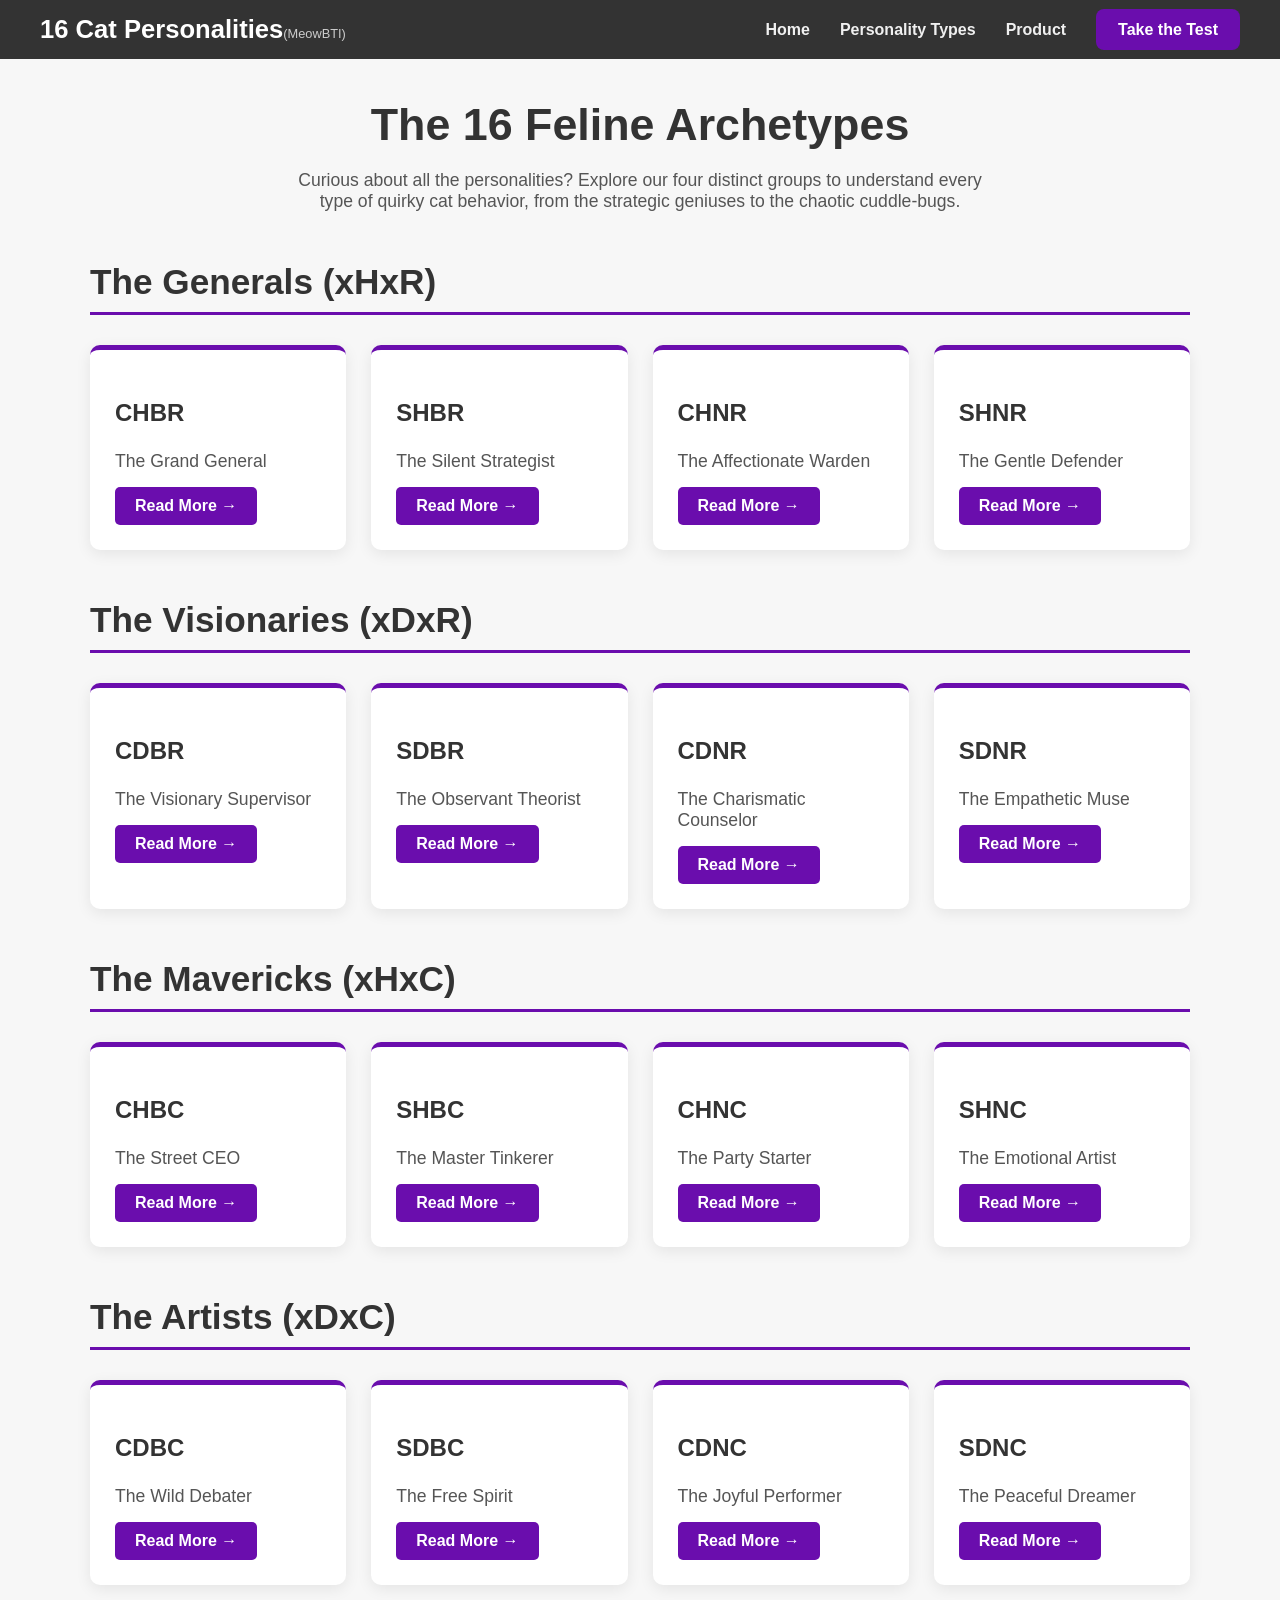
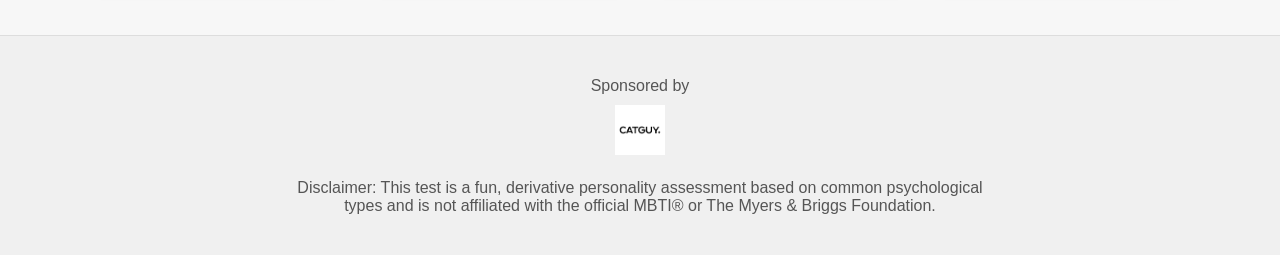
<file: personality-types.html>
<!DOCTYPE html>
<html lang="en">
<head>
    <meta charset="UTF-8">
    <meta name="viewport" content="width=device-width, initial-scale=1.0">
    <title>The 16 Cat Personality Types - MeowBTI</title>
    <style>
        /* Base Styles */
        body { 
            font-family: 'Arial', sans-serif; 
            margin: 0;
            background-color: #f7f7f7;
        }

        /* Header & Nav */
        .main-header {
            background-color: #333;
            color: white;
            padding: 15px 30px;
        }
        .header-container {
            display: flex;
            justify-content: space-between;
            align-items: center;
            max-width: 1200px;
            margin: 0 auto;
        }
        .logo-link { text-decoration: none; color: white; }
        .logo-text { font-size: 1.6em; font-weight: bold; }
        .logo-tagline { font-size: 0.8em; color: #ccc; }
        .main-nav ul { display: flex; align-items: center; list-style: none; margin: 0; padding: 0; gap: 30px; }
        .main-nav a { color: #f0f0f0; text-decoration: none; font-weight: bold; font-size: 1em; transition: color 0.2s; }
        .main-nav a:hover { color: #ffffff; }
        .nav-cta a { background-color: #6a0dad; color: white; padding: 12px 22px; border-radius: 8px; transition: background-color 0.2s; }
        .nav-cta a:hover { background-color: #560a8c; color: white; }

        /* Main Content Area */
        .main-container {
            max-width: 1100px;
            margin: 40px auto;
            padding: 0 20px;
            text-align: center;
        }
        .main-container h1 {
            font-size: 2.8em;
            color: #333;
            margin-bottom: 20px;
        }
        .main-container > p {
            font-size: 1.1em;
            color: #555;
            max-width: 700px;
            margin: 0 auto 50px auto;
        }

        /* Personality Group Styling */
        .personality-group {
            margin-bottom: 50px;
        }
        .group-title {
            font-size: 2.2em;
            color: #333;
            text-align: left;
            border-bottom: 3px solid #6a0dad;
            padding-bottom: 10px;
            margin-bottom: 30px;
        }
        .group-grid {
            display: grid;
            grid-template-columns: repeat(auto-fit, minmax(250px, 1fr));
            gap: 25px;
        }
        
        /* Personality Card Styling */
        .personality-card {
            background-color: #fff;
            border-radius: 10px;
            box-shadow: 0 4px 15px rgba(0,0,0,0.08);
            padding: 25px;
            text-align: left;
            border-top: 5px solid #6a0dad;
        }
        .card-code {
            font-size: 1.5em;
            font-weight: bold;
            color: #333;
        }
        .card-name {
            font-size: 1.1em;
            color: #555;
            margin-bottom: 15px;
        }
        .card-cta {
            display: inline-block;
            background-color: #6a0dad;
            color: white;
            padding: 10px 20px;
            text-decoration: none;
            border-radius: 5px;
            font-weight: bold;
            transition: background-color 0.2s;
        }
        .card-cta:hover {
            background-color: #560a8c;
        }

        /* --- START: CORRECTED FOOTER CSS --- */
        .site-footer {
            background-color: #f0f0f0; 
            padding: 25px 30px; 
            color: #555; 
            border-top: 1px solid #ddd;
        }
        .footer-content {
            max-width: 700px;
            margin: 0 auto;
            text-align: center;
        }
        .sponsor-text {
            margin-bottom: 10px;
        }
        .sponsor-logo {
            max-height: 50px; /* This line fixes the size */
            margin-bottom: 20px;
        }
        .disclaimer {
             margin-bottom: 15px;
        }
        /* --- END: CORRECTED FOOTER CSS --- */
    </style>
</head>
<body>

    <header class="main-header">
        <div class="header-container">
            <a href="index.html" class="logo-link">
                <span class="logo-text">16 Cat Personalities</span><span class="logo-tagline">(MeowBTI)</span>
            </a>
            <nav class="main-nav">
                <ul>
                    <li><a href="index.html">Home</a></li>
                    <li><a href="personality-types.html">Personality Types</a></li>
                    <li><a href="#">Product</a></li>
                    <li class="nav-cta"><a href="quiz.html">Take the Test</a></li>
                </ul>
            </nav>
        </div>
    </header>

    <main class="main-container">
        <h1>The 16 Feline Archetypes</h1>
        <p>Curious about all the personalities? Explore our four distinct groups to understand every type of quirky cat behavior, from the strategic geniuses to the chaotic cuddle-bugs.</p>
        
        <section class="personality-group">
            <h2 class="group-title">The Generals (xHxR)</h2>
            <div class="group-grid">
                <div class="personality-card"><p class="card-code">CHBR</p><p class="card-name">The Grand General</p><a href="CHBR.html" class="card-cta">Read More →</a></div>
                <div class="personality-card"><p class="card-code">SHBR</p><p class="card-name">The Silent Strategist</p><a href="SHBR.html" class="card-cta">Read More →</a></div>
                <div class="personality-card"><p class="card-code">CHNR</p><p class="card-name">The Affectionate Warden</p><a href="CHNR.html" class="card-cta">Read More →</a></div>
                <div class="personality-card"><p class="card-code">SHNR</p><p class="card-name">The Gentle Defender</p><a href="SHNR.html" class="card-cta">Read More →</a></div>
            </div>
        </section>
        <section class="personality-group">
            <h2 class="group-title">The Visionaries (xDxR)</h2>
            <div class="group-grid">
                <div class="personality-card"><p class="card-code">CDBR</p><p class="card-name">The Visionary Supervisor</p><a href="CDBR.html" class="card-cta">Read More →</a></div>
                <div class="personality-card"><p class="card-code">SDBR</p><p class="card-name">The Observant Theorist</p><a href="SDBR.html" class="card-cta">Read More →</a></div>
                <div class="personality-card"><p class="card-code">CDNR</p><p class="card-name">The Charismatic Counselor</p><a href="CDNR.html" class="card-cta">Read More →</a></div>
                <div class="personality-card"><p class="card-code">SDNR</p><p class="card-name">The Empathetic Muse</p><a href="SDNR.html" class="card-cta">Read More →</a></div>
            </div>
        </section>
        <section class="personality-group">
            <h2 class="group-title">The Mavericks (xHxC)</h2>
            <div class="group-grid">
                <div class="personality-card"><p class="card-code">CHBC</p><p class="card-name">The Street CEO</p><a href="CHBC.html" class="card-cta">Read More →</a></div>
                <div class="personality-card"><p class="card-code">SHBC</p><p class="card-name">The Master Tinkerer</p><a href="SHBC.html" class="card-cta">Read More →</a></div>
                <div class="personality-card"><p class="card-code">CHNC</p><p class="card-name">The Party Starter</p><a href="CHNC.html" class="card-cta">Read More →</a></div>
                <div class="personality-card"><p class="card-code">SHNC</p><p class="card-name">The Emotional Artist</p><a href="SHNC.html" class="card-cta">Read More →</a></div>
            </div>
        </section>
        <section class="personality-group">
            <h2 class="group-title">The Artists (xDxC)</h2>
            <div class="group-grid">
                <div class="personality-card"><p class="card-code">CDBC</p><p class="card-name">The Wild Debater</p><a href="CDBC.html" class="card-cta">Read More →</a></div>
                <div class="personality-card"><p class="card-code">SDBC</p><p class="card-name">The Free Spirit</p><a href="SDBC.html" class="card-cta">Read More →</a></div>
                <div class="personality-card"><p class="card-code">CDNC</p><p class="card-name">The Joyful Performer</p><a href="CDNC.html" class="card-cta">Read More →</a></div>
                <div class="personality-card"><p class="card-code">SDNC</p><p class="card-name">The Peaceful Dreamer</p><a href="SDNC.html" class="card-cta">Read More →</a></div>
            </div>
        </section>
        
    </main>

    <footer class="site-footer">
        <div class="footer-content">
            <p class="sponsor-text">Sponsored by</p>
            <img src="CATGUY-04.png" alt="Catguy Logo" class="sponsor-logo">
            <div class="disclaimer">
                Disclaimer: This test is a fun, derivative personality assessment based on common psychological types and is not affiliated with the official MBTI® or The Myers & Briggs Foundation.
            </div>
        </div>
    </footer>

</body>
</html>
</file>
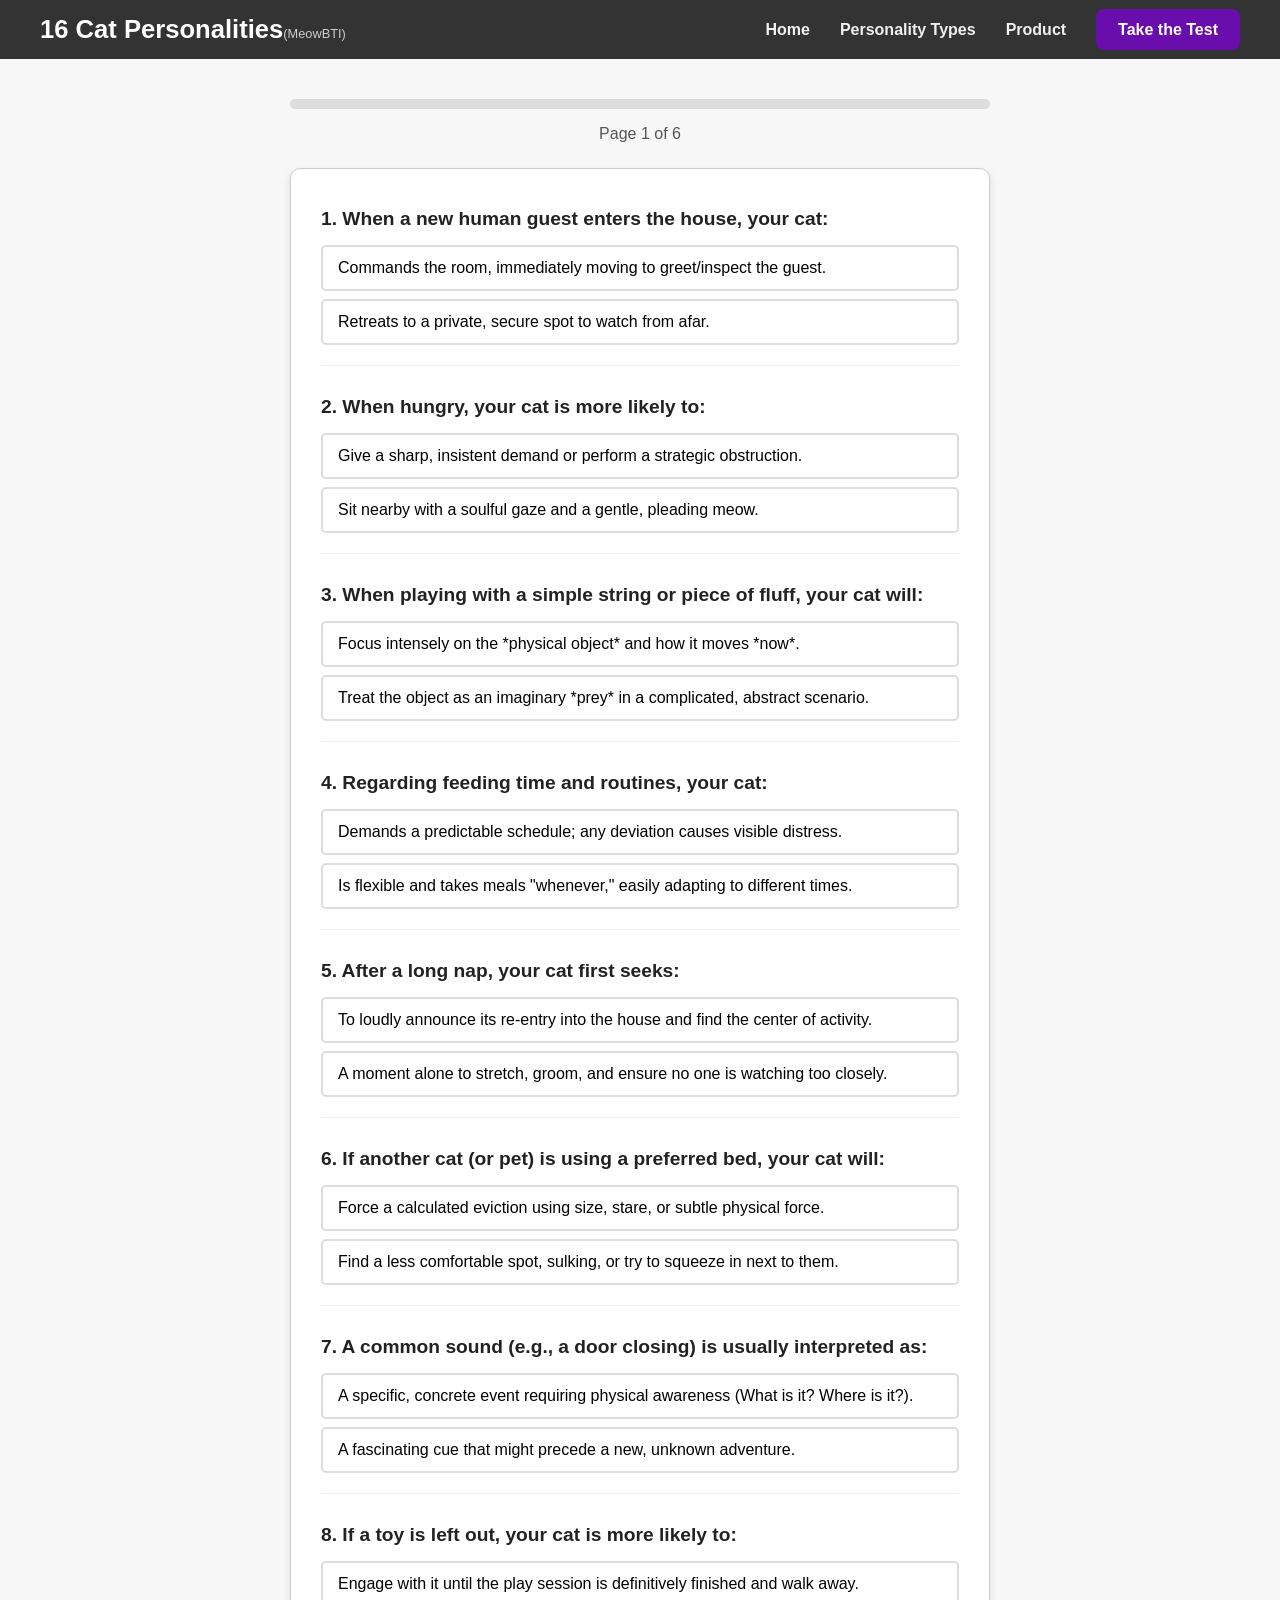
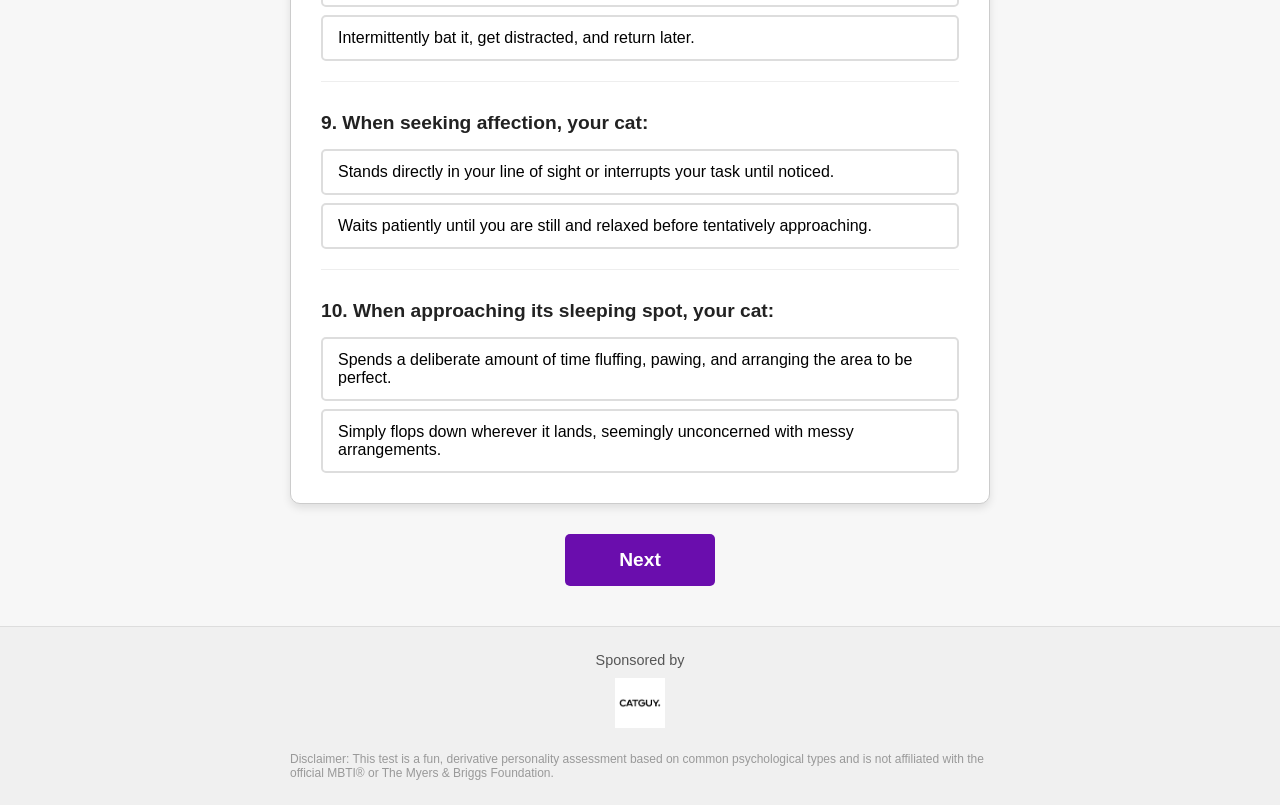
<file: quiz.html>
<!DOCTYPE html>
<html lang="en">
<head>
    <meta charset="UTF-8">
    <meta name="viewport" content="width=device-width, initial-scale=1.0">
    <title>The Feline Authority Test - MeowBTI</title>
    <style>
        /* Base Styles */
        body { 
            font-family: 'Arial', sans-serif; 
            margin: 0;
            text-align: center; 
            background-color: #f7f7f7;
        }

        /* Header & Nav */
        .main-header {
            background-color: #333;
            color: white;
            padding: 15px 30px;
            width: 100%;
            box-sizing: border-box;
        }
        .header-container {
            display: flex;
            justify-content: space-between;
            align-items: center;
            max-width: 1200px;
            margin: 0 auto;
        }
        .logo-link { text-decoration: none; color: white; }
        .logo-text { font-size: 1.6em; font-weight: bold; }
        .logo-tagline { font-size: 0.8em; color: #ccc; }
        
        .main-nav ul { display: flex; align-items: center; list-style: none; margin: 0; padding: 0; gap: 30px; }
        .main-nav a { color: #f0f0f0; text-decoration: none; font-weight: bold; font-size: 1em; transition: color 0.2s; }
        .main-nav a:hover { color: #ffffff; }
        .nav-cta a { background-color: #6a0dad; color: white; padding: 12px 22px; border-radius: 8px; transition: background-color 0.2s; }
        .nav-cta a:hover { background-color: #560a8c; color: white; }

        /* Main Content Container */
        .quiz-main-container {
            max-width: 700px;
            margin: 40px auto;
            padding: 0 20px;
        }

        /* Footer */
        .site-footer {
            background-color: #f0f0f0; 
            padding: 25px 30px; 
            color: #555; 
            border-top: 1px solid #ddd;
            width: 100%;
            box-sizing: border-box;
        }
        .footer-content {
            max-width: 700px;
            margin: 0 auto;
            text-align: center;
        }

        /* Quiz Styles */
        .quiz-header { margin-bottom: 25px; }
        .progress-bar { height: 10px; background-color: #ddd; border-radius: 5px; margin-bottom: 10px; }
        .progress-fill { height: 100%; background-color: #6a0dad; width: 0%; transition: width 0.3s; border-radius: 5px; }
        #page-number { color: #555; }
        #question-page { background-color: white; border: 1px solid #ccc; padding: 20px 30px; border-radius: 10px; box-shadow: 0 4px 8px rgba(0,0,0,0.1); }
        .question-block { text-align: left; margin-bottom: 30px; border-bottom: 1px solid #eee; padding-bottom: 20px; }
        .question-block:last-child { border-bottom: none; margin-bottom: 0; padding-bottom: 10px; }
        .question-text { font-size: 1.2em; font-weight: bold; color: #222; margin-bottom: 15px; }
        .option-label { display: block; padding: 12px 15px; margin-top: 8px; border: 2px solid #ddd; border-radius: 5px; cursor: pointer; transition: all 0.2s; }
        .option-label:hover { border-color: #6a0dad; background-color: #f9f4fd; }
        input[type="radio"] { display: none; }
        input[type="radio"]:checked + .option-label { background-color: #6a0dad; color: white; border-color: #6a0dad; }

        /* --- START: UPDATED BUTTON STYLES --- */
        .navigation-buttons {
            display: flex;
            justify-content: center; /* Center the buttons */
            gap: 20px; /* Space between buttons */
            margin-top: 30px;
        }
        .nav-button {
            display: inline-block; padding: 15px 50px;
            border: none; background-color: #6a0dad; color: white;
            cursor: pointer; border-radius: 5px; font-size: 1.2em; font-weight: bold;
            transition: background-color 0.2s;
            min-width: 150px; /* Give buttons a consistent width */
        }
        .nav-button:hover { background-color: #560a8c; }
        #prev-button {
            background-color: transparent;
            color: #6a0dad;
            border: 2px solid #6a0dad;
        }
        #prev-button:hover {
            background-color: #f9f4fd;
        }
        /* --- END: UPDATED BUTTON STYLES --- */

        /* Result Screen */
        #result-screen { display: none; background-color: white; padding: 40px; border-radius: 10px; box-shadow: 0 4px 8px rgba(0,0,0,0.1); }
        #final-type-code { font-size: 3em; color: #6a0dad; margin: 10px 0; }
        .result-button {
            display: block; width: 100%; padding: 15px; margin-top: 15px; box-sizing: border-box;
            background-color: #6a0dad; color: white; cursor: pointer; border-radius: 5px; font-size: 1.1em;
            text-decoration: none;
        }

        .sponsor-text { margin: 0 0 10px 0; font-size: 0.9em; }
        .sponsor-logo { max-height: 50px; margin-bottom: 20px; }
        .disclaimer { font-size: 0.75em; color: #999; text-align: left; }
    </style>
</head>
<body>

    <header class="main-header">
        <div class="header-container">
            <a href="index.html" class="logo-link">
                <span class="logo-text">16 Cat Personalities</span><span class="logo-tagline">(MeowBTI)</span>
            </a>
            <nav class="main-nav">
                <ul>
                    <li><a href="index.html">Home</a></li>
                    <li><a href="personality-types.html">Personality Types</a></li>
                    <li><a href="#">Product</a></li>
                    <li class="nav-cta"><a href="quiz.html">Take the Test</a></li>
                </ul>
            </nav>
        </div>
    </header>

    <main class="quiz-main-container">
        <div id="quiz-container">
            <div class="quiz-header">
                <div class="progress-bar"><div id="progress-fill" class="progress-fill"></div></div>
                <p id="page-number">Page 1 of 6</p>
            </div>
            
            <div id="question-page">
                </div>

            <div class="navigation-buttons">
                <button id="prev-button" class="nav-button">Previous</button>
                <button id="next-button" class="nav-button">Next</button>
            </div>
        </div>

        <div id="result-screen">
            </div>
    </main>

    <footer class="site-footer">
        <div class="footer-content">
            <p class="sponsor-text">Sponsored by</p>
            <img src="CATGUY-04.png" alt="Catguy Logo" class="sponsor-logo">
            <div class="disclaimer">
                Disclaimer: This test is a fun, derivative personality assessment based on common psychological types and is not affiliated with the official MBTI® or The Myers & Briggs Foundation.
            </div>
        </div>
    </footer>

    <script>
        const questions = [ /* Your full list of 57 questions */
            ['When a new human guest enters the house, your cat:', 'Commands the room, immediately moving to greet/inspect the guest.', 'Retreats to a private, secure spot to watch from afar.', 'CS', 'C'],
            ['When hungry, your cat is more likely to:', 'Give a sharp, insistent demand or perform a strategic obstruction.', 'Sit nearby with a soulful gaze and a gentle, pleading meow.', 'BN', 'B'],
            ['When playing with a simple string or piece of fluff, your cat will:', 'Focus intensely on the *physical object* and how it moves *now*.', 'Treat the object as an imaginary *prey* in a complicated, abstract scenario.', 'HD', 'H'],
            ['Regarding feeding time and routines, your cat:', 'Demands a predictable schedule; any deviation causes visible distress.', 'Is flexible and takes meals "whenever," easily adapting to different times.', 'RC', 'R'],
            ['After a long nap, your cat first seeks:', 'To loudly announce its re-entry into the house and find the center of activity.', 'A moment alone to stretch, groom, and ensure no one is watching too closely.', 'CS', 'C'],
            ['If another cat (or pet) is using a preferred bed, your cat will:', 'Force a calculated eviction using size, stare, or subtle physical force.', 'Find a less comfortable spot, sulking, or try to squeeze in next to them.', 'BN', 'B'],
            ['A common sound (e.g., a door closing) is usually interpreted as:', 'A specific, concrete event requiring physical awareness (What is it? Where is it?).', 'A fascinating cue that might precede a new, unknown adventure.', 'HD', 'H'],
            ['If a toy is left out, your cat is more likely to:', 'Engage with it until the play session is definitively finished and walk away.', 'Intermittently bat it, get distracted, and return later.', 'RC', 'C'],
            ['When seeking affection, your cat:', 'Stands directly in your line of sight or interrupts your task until noticed.', 'Waits patiently until you are still and relaxed before tentatively approaching.', 'CS', 'C'],
            ['When approaching its sleeping spot, your cat:', 'Spends a deliberate amount of time fluffing, pawing, and arranging the area to be perfect.', 'Simply flops down wherever it lands, seemingly unconcerned with messy arrangements.', 'RC', 'R'],
            ['Which appeals more to your cat?', 'Consistency and logic in its environment and schedule.', 'Harmonious, gentle physical contact and affection.', 'BN', 'B'],
            ['When tracking something, your cat pays more attention to:', 'Clear, observable movements and the physical path of the object.', 'Strange, potential movements, shadows, and subtle noises.', 'HD', 'H'],
            ['New, non-routine interactions (e.g., a sudden loud sound) tend to:', 'Stimulate and energize your cat, making it investigate.', 'Tax its reserves, causing it to withdraw and hide.', 'CS', 'C'],
            ['When making a decision (e.g., where to nap), your cat relies more on:', 'Standards (what is efficient and high).', 'Feelings (what feels right and connected to you).', 'BN', 'B'],
            ['Your cat feels better about:', 'Having its favorite, perfect spot secured and owned.', 'Having the option of many potential spots to try.', 'RC', 'R'],
            ['In the cat\'s mind:', 'Facts—like the location of the food—"speak for themselves."', 'Facts only serve to illustrate larger principles of the house.', 'HD', 'H'],
            ['Your cat prefers:', 'To interact with many people briefly.', 'A few intense, lengthy, deep bonds.', 'CS', 'C'],
            ['Which seems more important to your cat?', 'Being in control or clearly dominating the space.', 'Being loved and cherished by you.', 'BN', 'B'],
            ['Your cat tends to be more:', 'Deliberate and planned than spontaneous.', 'Spontaneous and impulsive than deliberate.', 'RC', 'R'],
            ['When presented with a task (like getting water), your cat is more likely to:', 'Perform the action the usual, proven way (e.g., drink from the bowl).', 'Experiment and try its own way (e.g., drink from the faucet or glass).', 'HD', 'H'],
            ['When a stranger is nearby, your cat:', 'Communicates easily and at length with loud meows/purrs.', 'Is silent and watchful, finding little to communicate.', 'CS', 'C'],
            ['Your cat\'s inclination when it comes to attention is to be somewhat:', 'Objective (expects a specific result like food).', 'Personal (seeks connection and mutual affection).', 'BN', 'B'],
            ['Your cat is more:', 'Punctual, demanding food at the exact schedule.', 'Leisurely, happy to eat whenever you eventually offer it.', 'RC', 'R'],
            ['New, non-practical hiding spots (e.g., an open drawer) are:', 'Somewhat annoying, as they are not safe or useful.', 'Rather fascinating, representing a new possibility.', 'HD', 'H'],
            ['In the house, your cat\'s main focus is to:', 'Keep abreast of everyone\'s location and activities.', 'Be comfortable, often oblivious to what others are doing.', 'CS', 'C'],
            ['Your cat is more comfortable making:', 'Logical judgments (This action gets food).', 'Value judgments (I love this person).', 'BN', 'B'],
            ['Does your cat try to make events occur:', 'By careful selection (sitting *here* to get *that*).', 'Randomly, trusting chance will bring excitement.', 'RC', 'R'],
            ['Your cat interacts with the world more by:', 'Processing clear, literal sensor information (sights, facts).', 'Making imaginative leaps based on what *might* be (intuition).', 'HD', 'H'],
            ['When seeking affection, your cat:', 'Just acts, trusting its voice/actions will achieve the goal.', 'Cautiously plans its approach, waiting for the right moment.', 'CS', 'C'],
            ['In judging others, your cat is swayed more by:', 'The consistency and logical application of rules.', 'The emotional closeness and affection it receives.', 'BN', 'B'],
            ['Your cat prefers things to be:', 'Settled, decided, and predictable.', 'Unsettled and open to change.', 'RC', 'R'],
            ['Your cat\'s intelligence is more:', 'Practical (how to open the treat bag).', 'Ingenious (how to create a new way to climb).', 'HD', 'H'],
            ['When there is new, loud commotion, your cat:', 'Hastens to investigate first.', 'Hopes someone else will handle it.', 'CS', 'C'],
            ['If another cat breaks a house rule, your cat is swayed more by:', 'Enforcing the clear, established boundary.', 'Considering the other cat\'s current emotional state/need.', 'BN', 'B'],
            ['Your cat puts more value on:', 'Finality and closure (e.g., catching the laser dot).', 'Open-mindedness to new stimuli and possibilities.', 'RC', 'R'],
            ['Your cat is more likely to view the human as:', 'A utility (source of food, heat, or necessary action).', 'A complex emotional being (that needs support or watching).', 'HD', 'H'],
            ['When relaxing, your cat is more inclined to be:', 'Easy to approach and willing to interact.', 'Somewhat reserved and tucked away.', 'CS', 'C'],
            ['Your cat is more:', 'Firm in its demands than gentle.', 'Gentle than firm.', 'BN', 'B'],
            ['Your cat is more:', 'Routinized than whimsical.', 'Whimsical than routinized.', 'RC', 'R'],
            ['When assessing a new potential risk, your cat is more likely to trust:', 'Its own past experience in similar situations.', 'A spontaneous hunch or strange intuition.', 'HD', 'H'],
            ['At peak play time, your cat:', 'Gains energy from the intensity of the interaction, wanting more.', 'Gets easily drained by the excitement and often retreats to rest.', 'CS', 'C'],
            ['Your cat values being:', 'Unwavering and persistent in its demands.', 'Devoted and loyal to its person.', 'BN', 'B'],
            ['Your cat is more comfortable:', 'Once a routine is firmly established.', 'While the routine is still flexible.', 'RC', 'R'],
            ['Your cat seems more interested in:', 'The production of a successful catch.', 'The design and research of new behaviors.', 'HD', 'H'],
            ['In a new, non-threatening situation (e.g., a quiet friend visiting), your cat:', 'Initiates interaction with a sniff or meow.', 'Waits patiently to be approached first.', 'CS', 'C'],
            ['Which rules your cat more?', 'Its rational, practical *head*.', 'Its emotional, affectionate *heart*.', 'BN', 'B'],
            ['Your cat is more comfortable with playtime that is:', 'Structured and predictable (same toy, same time).', 'Casual and spontaneous (chasing a random bug).', 'RC', 'R'],
            ['Your cat is drawn more to:', 'Fundamentals (the physical need for food, touch).', 'Overtones (the emotional subtext, your mood).', 'HD', 'H'],
            ['Your cat prefers:', 'To interact with many people briefly.', 'A few close friends with more lengthy, deep contact.', 'CS', 'C'],
            ['Which seems worse to your cat?', 'To be too cold or objective (Treated like a machine).', 'To be too passionate or affectionate (Overwhelmed by touch).', 'BN', 'B'],
            ['Your cat tends to look for:', 'The orderly, expected path through the house.', 'Whatever new and unexpected thing turns up.', 'RC', 'R'],
            ['When hunting, your cat:', 'Uses tested routes and logic.', 'Spontaneously chases shadows and imaginary things.', 'HD', 'H'],
            ['When a stranger enters, your cat:', 'Meows easily and at length.', 'Is silent and watchful.', 'CS', 'C'],
            ['In a relationship with a littermate, your cat is inclined more to be:', 'Fair-minded (I earned this spot, you earned that spot).', 'Sympathetic (allowing the other cat the spot if they seem to need it).', 'BN', 'B'],
            ['Your cat feels better about:', 'Having a final, settled arrangement.', 'A tentative, preliminary plan, open to revision.', 'RC', 'R'],
            ['Your cat\'s body language is:', 'Literal and clear (e.g., obvious stalk or rub).', 'Figurative and open to interpretation (a subtle glance, a strange posture).', 'HD', 'H'],
            ['Your cat is more comfortable:', 'Once a routine is established.', 'While the routine is still flexible.', 'RC', 'R'],
        ];

        const typeNames = {
            'CHBR': 'The Grand General', 'CHNR': 'The Affectionate Warden', 'CDBR': 'The Visionary Supervisor', 'CDNR': 'The Charismatic Counselor', 
            'SHBR': 'The Silent Strategist', 'SHNR': 'The Gentle Defender', 'SDBR': 'The Observant Theorist', 'SDNR': 'The Empathetic Muse', 
            'CHBC': 'The Street CEO', 'CHNC': 'The Party Starter', 'CDBC': 'The Wild Debater', 'CDNC': 'The Joyful Performer', 
            'SHBC': 'The Master Tinkerer', 'SHNC': 'The Emotional Artist', 'SDBC': 'The Free Spirit', 'SDNC': 'The Peaceful Dreamer',
        };

        const questionsPerPage = 10;
        const totalPages = Math.ceil(questions.length / questionsPerPage);
        let currentPage = 0;
        const userAnswers = {};

        const questionPageContainer = document.getElementById('question-page');
        const nextButton = document.getElementById('next-button');
        const prevButton = document.getElementById('prev-button');
        const pageNumberEl = document.getElementById('page-number');
        const progressFillEl = document.getElementById('progress-fill');
        const navigationButtonsContainer = document.querySelector('.navigation-buttons'); // Get the container

        function displayCurrentPage() {
            questionPageContainer.innerHTML = '';
            const start = currentPage * questionsPerPage;
            const end = Math.min(start + questionsPerPage, questions.length);

            for (let i = start; i < end; i++) {
                const q = questions[i];
                const questionIndex = i;
                const isCheckedA = userAnswers[questionIndex] === 'A' ? 'checked' : '';
                const isCheckedB = userAnswers[questionIndex] === 'B' ? 'checked' : '';
                
                const questionBlock = document.createElement('div');
                questionBlock.className = 'question-block';
                questionBlock.innerHTML = `
                    <p class="question-text">${questionIndex + 1}. ${q[0]}</p>
                    <div>
                        <input type="radio" name="q${questionIndex}" id="q${questionIndex}a" value="A" ${isCheckedA}>
                        <label for="q${questionIndex}a" class="option-label">${q[1]}</label>
                        <input type="radio" name="q${questionIndex}" id="q${questionIndex}b" value="B" ${isCheckedB}>
                        <label for="q${questionIndex}b" class="option-label">${q[2]}</label>
                    </div>`;
                questionPageContainer.appendChild(questionBlock);
            }

            // Update UI elements
            pageNumberEl.textContent = `Page ${currentPage + 1} of ${totalPages}`;
            progressFillEl.style.width = `${((currentPage) / totalPages) * 100}%`;
            
            // Adjust button visibility and positioning
            if (currentPage === 0) {
                prevButton.style.display = 'none';
                navigationButtonsContainer.style.justifyContent = 'center'; // Center 'Next' button
            } else {
                prevButton.style.display = 'inline-block';
                navigationButtonsContainer.style.justifyContent = 'center'; // Keep both buttons centered
            }
            
            // Update next button text
            nextButton.textContent = (currentPage === totalPages - 1) ? 'Finish & See Results' : 'Next';
        }

        function saveCurrentAnswers() {
            const start = currentPage * questionsPerPage;
            const end = Math.min(start + questionsPerPage, questions.length);
            for (let i = start; i < end; i++) {
                const answer = document.querySelector(`input[name="q${i}"]:checked`);
                if (answer) {
                    userAnswers[i] = answer.value;
                }
            }
        }

        nextButton.addEventListener('click', () => {
            const start = currentPage * questionsPerPage;
            const end = Math.min(start + questionsPerPage, questions.length);
            let allAnswered = true;
            for (let i = start; i < end; i++) {
                if (!document.querySelector(`input[name="q${i}"]:checked`)) {
                    allAnswered = false;
                    break;
                }
            }

            if (!allAnswered) {
                alert('Please answer all questions on this page!');
                return;
            }

            saveCurrentAnswers();

            currentPage++;
            if (currentPage < totalPages) {
                displayCurrentPage();
                window.scrollTo(0, 0);
            } else {
                calculateAndShowResults();
            }
        });

        prevButton.addEventListener('click', () => {
            if (currentPage > 0) {
                saveCurrentAnswers(); // Save answers before going back
                currentPage--;
                displayCurrentPage();
                window.scrollTo(0, 0);
            }
        });

        function calculateAndShowResults() {
            let scores = { 'CS': 0, 'HD': 0, 'BN': 0, 'RC': 0 };
            for (let i = 0; i < questions.length; i++) {
                if (userAnswers[i] === 'A') {
                    const axis = questions[i][3];
                    scores[axis]++;
                }
            }
            
            const letter1 = (scores['CS'] > 7) ? 'C' : 'S'; 
            const letter2 = (scores['HD'] > 7) ? 'H' : 'D'; 
            const letter3 = (scores['BN'] > 7) ? 'B' : 'N';
            const letter4 = (scores['RC'] > 8) ? 'R' : 'C';
            
            const finalCode = letter1 + letter2 + letter3 + letter4;
            const finalName = typeNames[finalCode] || 'Unknown Type';

            document.querySelector('.quiz-main-container').innerHTML = `
                <div id="result-screen" style="display: block;">
                    <h2>Your Cat's Type Is:</h2>
                    <h1 id="final-type-code">${finalCode}</h1>
                    <p id="final-type-name" style="font-size: 1.5em;">${finalName}</p>
                    <p>Congratulations! Click below to view the full personality report.</p>
                    <a href="${finalCode}.html" id="report-link" class="result-button">View Full Report</a>
                </div>
            `;
        }

        window.onload = displayCurrentPage;
    </script>
</body>
</html>
</file>
